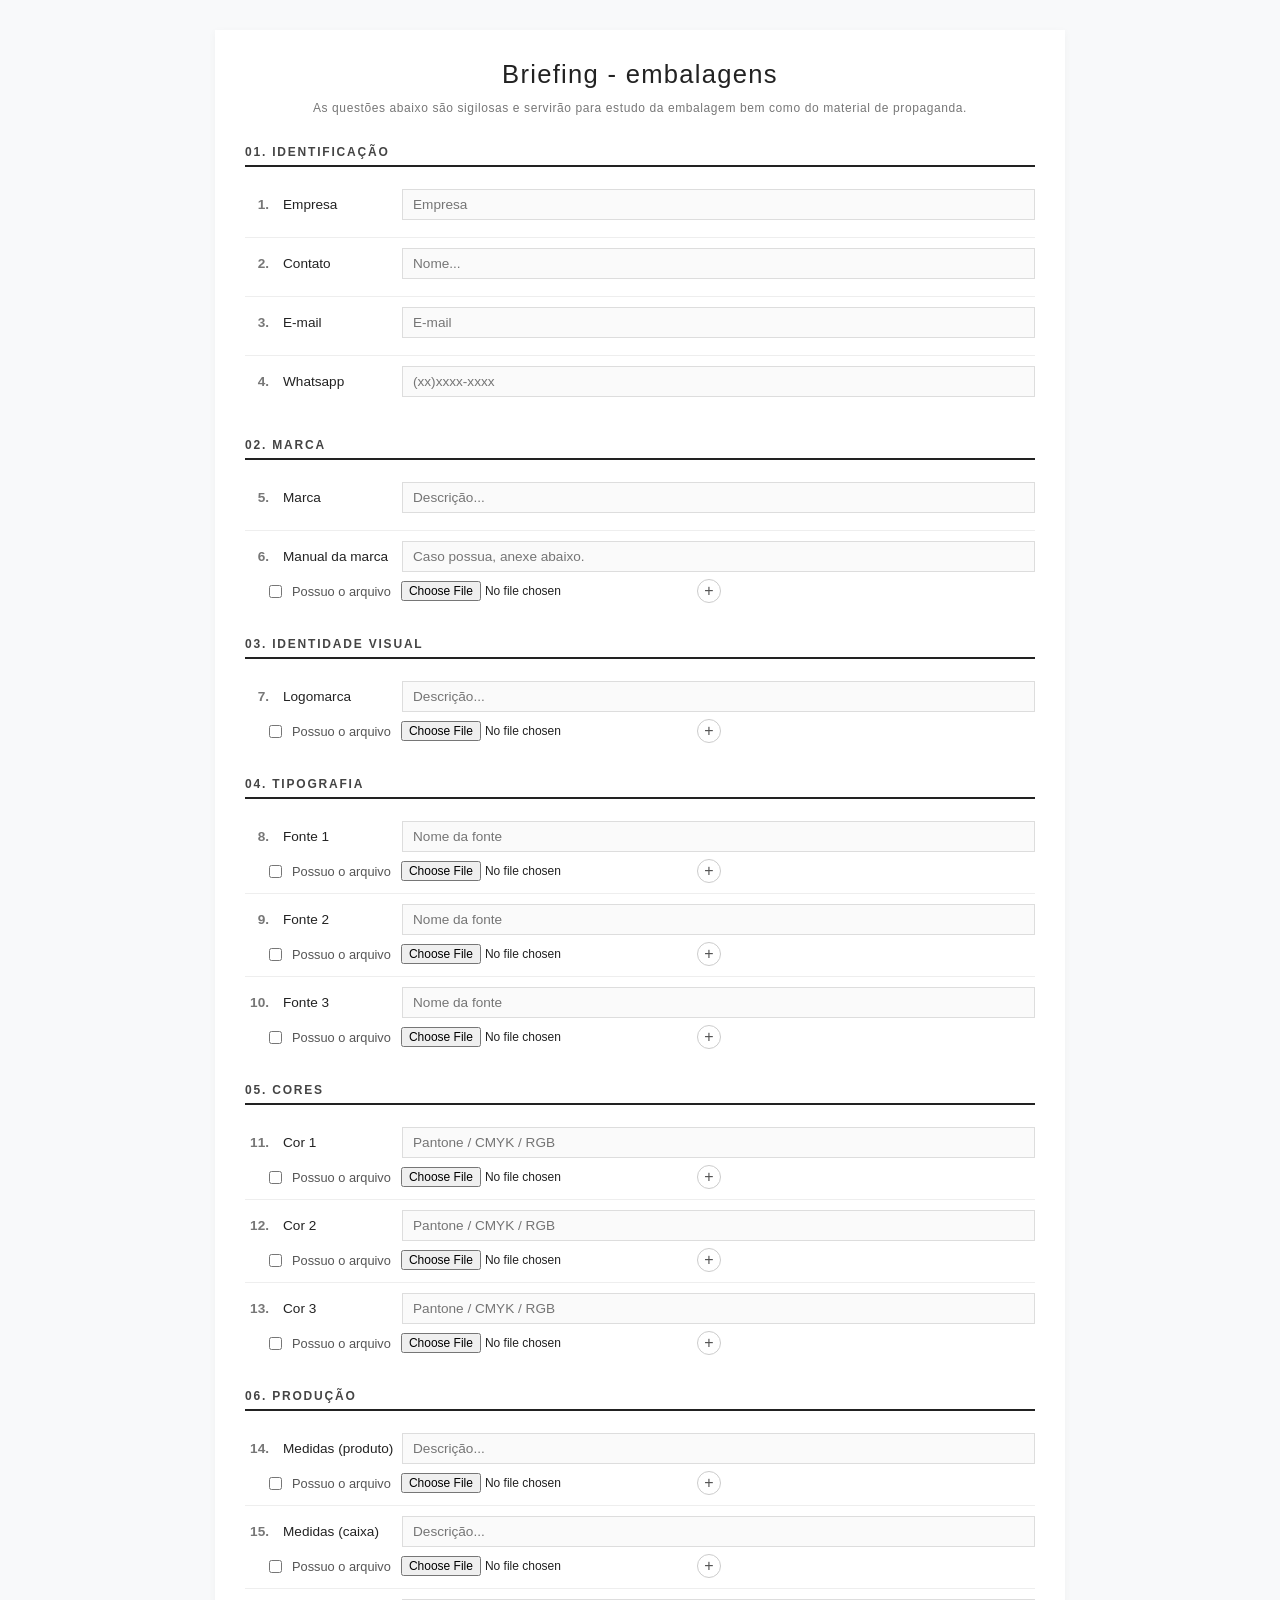
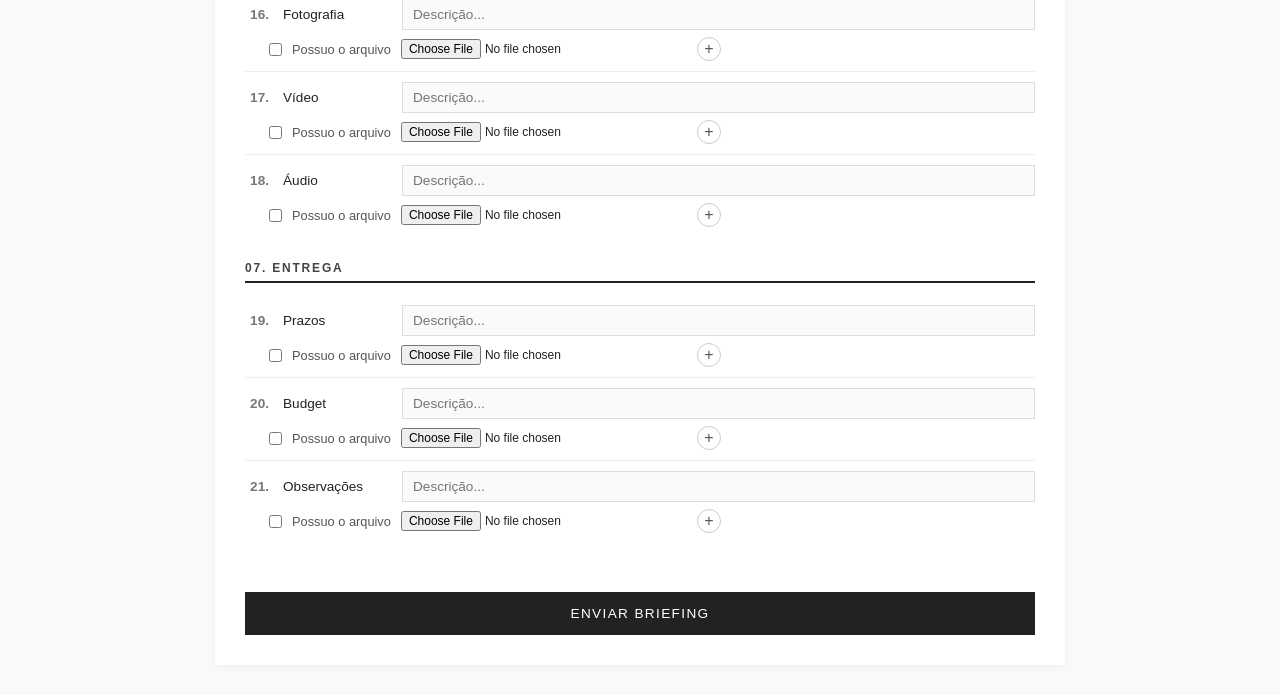
<file: form_alma_embalagens.html>
<!DOCTYPE html>
<html lang="pt-br">
<head>
    <meta charset="UTF-8">
    <meta name="viewport" content="width=device-width, initial-scale=1.0">
    <title>AlmaPPG</title>
    <style>
        * { box-sizing: border-box; }
        body { font-family: 'Fira Sans Condensed', sans-serif; background: #f8f9fa; margin: 0; padding: 30px 20px; color: #222; }
        .container { max-width: 850px; margin: 0 auto; background: #fff; padding: 30px; border-radius: 0px; box-shadow: 0 2px 8px rgba(0,0,0,0.04); }
        
        h1 { text-align: center; font-weight: 300; margin: 0 0 5px;letter-spacing: 0.05em; font-size: 1.6rem; }
        .sub { text-align: center; color: #777; font-size: 0.75rem; margin-bottom: 30px; letter-spacing: 0.05em; }
        
        .section { margin-bottom: 24px; }
        .section-title { font-size: 0.75rem; text-transform: uppercase; letter-spacing: 0.15em; font-weight: 600; margin: 0 0 12px; color: #444; border-bottom: 2px solid #222; padding-bottom: 6px; }
        
        .q-block { padding: 10px 0; border-bottom: 1px solid #eee; }
        .q-block:last-child { border-bottom: none; }
        
        /* Linha 1 */
        .q-top { display: flex; align-items: center; gap: 14px; margin-bottom: 7px; }
        .q-num { width: 24px; font-weight: 600; text-align: right; flex-shrink: 0; color: #777; font-size: 0.85rem; }
        .q-label { width: 105px; font-size: 0.85rem; font-weight: 500; flex-shrink: 0; white-space: nowrap; }
        .q-desc { flex: 1; min-width: 0; padding: 7px 10px; border: 1px solid #ddd; border-radius: 0px; font-size: 0.85rem; transition: border 0.2s, box-shadow 0.2s; background: #fafafa; }
        .q-desc:focus { border-color: #222; outline: none; background: #fff; box-shadow: 0 0 0 2px rgba(0,0,0,0.05); }
        
        /* Linha 2 */
        .q-bottom { display: flex; align-items: center; gap: 10px; padding-left: 20px; flex-wrap: wrap; }
        .q-check { display: flex; align-items: center; gap: 7px; font-size: 0.8rem; cursor: pointer; white-space: nowrap; color: #555; flex-shrink: 0; }
        .q-check input { cursor: pointer; accent-color: #222; }
        
        /* Área de arquivos dinâmica */
        .file-area { display: flex; flex-direction: column; gap: 6px; flex: 1; min-width: 200px; max-width: 320px; }
        .file-row { display: flex; align-items: center; gap: 6px; }
        .q-file { flex: 1; font-size: 0.75rem; min-width: 0; }
        
        .btn-add { width: 24px; height: 24px; border-radius: 50%; border: 1px solid #ccc; background: #fff; color: #555; cursor: pointer; display: flex; align-items: center; justify-content: center; font-size: 1rem; line-height: 1; flex-shrink: 0; transition: all 0.2s; }
        .btn-add:hover { background: #222; color: #fff; border-color: #222; }
        
        .btn-remove { width: 24px; height: 24px; border-radius: 50%; border: 1px solid #ffcccc; background: #fff; color: #d9534f; cursor: pointer; display: flex; align-items: center; justify-content: center; font-size: 0.9rem; line-height: 1; flex-shrink: 0; transition: all 0.2s; }
        .btn-remove:hover { background: #d9534f; color: #fff; border-color: #d9534f; }
        
        .btn { width: 100%; padding: 14px; background: #222; color: #fff; border: none; border-radius: 0px; cursor: pointer; margin-top: 25px; font-size: 0.85rem; text-transform: uppercase; letter-spacing: 0.1em; transition: background 0.2s; }
        .btn:hover { background: #000; }
        .btn:disabled { background: #999; cursor: not-allowed; }

        /* @media (max-width: 700px) {
            .q-top { flex-wrap: wrap; }
            .q-label { width: auto; }
            .q-desc { width: 100%; margin-top: 6px; }
            .q-bottom { padding-left: 0; gap: 12px; }
            .file-area { max-width: 100%; min-width: auto; }
        } */
    </style>
</head>
<body>

<div class="container">
    <h1>Briefing - embalagens</h1>
    <p class="sub">As questões abaixo são sigilosas e servirão para estudo da embalagem bem como do material de propaganda.</p>

    <form id="almaForm" enctype="multipart/form-data">

        <!-- 01. Identificação -->
        <div class="section">
            <h2 class="section-title">01. Identificação</h2>
            <div class="q-block"><div class="q-top"><span class="q-num">1.</span><span class="q-label">Empresa</span><input type="text" class="q-desc" name="q1_desc" placeholder="Empresa"></div></div>
            <div class="q-block"><div class="q-top"><span class="q-num">2.</span><span class="q-label">Contato</span><input type="text" class="q-desc" name="q2_desc" placeholder="Nome..."></div></div>
            <div class="q-block"><div class="q-top"><span class="q-num">3.</span><span class="q-label">E-mail</span><input type="text" class="q-desc" name="q3_desc" placeholder="E-mail"></div></div>
            <div class="q-block"><div class="q-top"><span class="q-num">4.</span><span class="q-label">Whatsapp</span><input type="text" class="q-desc" name="q4_desc" placeholder="(xx)xxxx-xxxx"></div></div>
        </div>

        <!-- 02. Marca -->
        <div class="section">
            <h2 class="section-title">02. Marca</h2>
            
            <div class="q-block"><div class="q-top"><span class="q-num">5.</span><span class="q-label">Marca</span><input type="text" class="q-desc" name="q5_desc" placeholder="Descrição..."></div></div>
            <div class="q-block"><div class="q-top"><span class="q-num">6.</span><span class="q-label">Manual da marca</span><input type="text" class="q-desc" name="q6_desc" placeholder="Caso possua, anexe abaixo."></div><div class="q-bottom"><label class="q-check"><input type="checkbox" name="q6_file_check"> Possuo o arquivo</label><div class="file-area" id="q6_area"><div class="file-row"><input type="file" class="q-file" name="q6_files_0"><button type="button" class="btn-add" onclick="addFile('q6_area')">+</button></div></div></div></div>
            
            
        </div>

        <!-- 03. Identidade Visual -->
        <div class="section">
            <h2 class="section-title">03. Identidade Visual</h2>
            
            <div class="q-block"><div class="q-top"><span class="q-num">7.</span><span class="q-label">Logomarca</span><input type="text" class="q-desc" name="q7_desc" placeholder="Descrição..."></div><div class="q-bottom"><label class="q-check"><input type="checkbox" name="q7_file_check"> Possuo o arquivo</label><div class="file-area" id="q7_area"><div class="file-row"><input type="file" class="q-file" name="q7_files_0"><button type="button" class="btn-add" onclick="addFile('q7_area')">+</button></div></div></div></div>
            
            
        </div>

        <!-- 04. Tipografia -->
        <div class="section">
            <h2 class="section-title">04. Tipografia</h2>
            <div class="q-block"><div class="q-top"><span class="q-num">8.</span><span class="q-label">Fonte 1</span><input type="text" class="q-desc" name="q8_desc" placeholder="Nome da fonte"></div><div class="q-bottom"><label class="q-check"><input type="checkbox" name="q8_file_check"> Possuo o arquivo</label><div class="file-area" id="q8_area"><div class="file-row"><input type="file" class="q-file" name="q8_files_0"><button type="button" class="btn-add" onclick="addFile('q8_area')">+</button></div></div></div></div>
            <div class="q-block"><div class="q-top"><span class="q-num">9.</span><span class="q-label">Fonte 2</span><input type="text" class="q-desc" name="q9_desc" placeholder="Nome da fonte"></div><div class="q-bottom"><label class="q-check"><input type="checkbox" name="q9_file_check"> Possuo o arquivo</label><div class="file-area" id="q9_area"><div class="file-row"><input type="file" class="q-file" name="q9_files_0"><button type="button" class="btn-add" onclick="addFile('q9_area')">+</button></div></div></div></div>
            <div class="q-block"><div class="q-top"><span class="q-num">10.</span><span class="q-label">Fonte 3</span><input type="text" class="q-desc" name="q10_desc" placeholder="Nome da fonte"></div><div class="q-bottom"><label class="q-check"><input type="checkbox" name="q10_file_check"> Possuo o arquivo</label><div class="file-area" id="q10_area"><div class="file-row"><input type="file" class="q-file" name="q10_files_0"><button type="button" class="btn-add" onclick="addFile('q10_area')">+</button></div></div></div></div>
            
        </div>

        <!-- 05. Cores -->
        <div class="section">
            <h2 class="section-title">05. Cores</h2>
            <div class="q-block"><div class="q-top"><span class="q-num">11.</span><span class="q-label">Cor 1</span><input type="text" class="q-desc" name="q11_desc" placeholder="Pantone / CMYK / RGB"></div><div class="q-bottom"><label class="q-check"><input type="checkbox" name="q11_file_check"> Possuo o arquivo</label><div class="file-area" id="q11_area"><div class="file-row"><input type="file" class="q-file" name="q11_files_0"><button type="button" class="btn-add" onclick="addFile('q11_area')">+</button></div></div></div></div>
            <div class="q-block"><div class="q-top"><span class="q-num">12.</span><span class="q-label">Cor 2</span><input type="text" class="q-desc" name="q12_desc" placeholder="Pantone / CMYK / RGB"></div><div class="q-bottom"><label class="q-check"><input type="checkbox" name="q12_file_check"> Possuo o arquivo</label><div class="file-area" id="q12_area"><div class="file-row"><input type="file" class="q-file" name="q12_files_0"><button type="button" class="btn-add" onclick="addFile('q12_area')">+</button></div></div></div></div>
            <div class="q-block"><div class="q-top"><span class="q-num">13.</span><span class="q-label">Cor 3</span><input type="text" class="q-desc" name="q13_desc" placeholder="Pantone / CMYK / RGB"></div><div class="q-bottom"><label class="q-check"><input type="checkbox" name="q13_file_check"> Possuo o arquivo</label><div class="file-area" id="q13_area"><div class="file-row"><input type="file" class="q-file" name="q13_files_0"><button type="button" class="btn-add" onclick="addFile('q13_area')">+</button></div></div></div></div>
            
        </div>

        <!-- 06. Produção -->
        <div class="section">
            <h2 class="section-title">06. Produção</h2>
            <div class="q-block"><div class="q-top"><span class="q-num">14.</span><span class="q-label">Medidas (produto)</span><input type="text" class="q-desc" name="q14_desc" placeholder="Descrição..."></div><div class="q-bottom"><label class="q-check"><input type="checkbox" name="q14_file_check"> Possuo o arquivo</label><div class="file-area" id="q14_area"><div class="file-row"><input type="file" class="q-file" name="q14_files_0"><button type="button" class="btn-add" onclick="addFile('q14_area')">+</button></div></div></div></div>
            <div class="q-block"><div class="q-top"><span class="q-num">15.</span><span class="q-label">Medidas (caixa)</span><input type="text" class="q-desc" name="q15_desc" placeholder="Descrição..."></div><div class="q-bottom"><label class="q-check"><input type="checkbox" name="q15_file_check"> Possuo o arquivo</label><div class="file-area" id="q15_area"><div class="file-row"><input type="file" class="q-file" name="q15_files_0"><button type="button" class="btn-add" onclick="addFile('q15_area')">+</button></div></div></div></div>
            <div class="q-block"><div class="q-top"><span class="q-num">16.</span><span class="q-label">Fotografia</span><input type="text" class="q-desc" name="q16_desc" placeholder="Descrição..."></div><div class="q-bottom"><label class="q-check"><input type="checkbox" name="q16_file_check"> Possuo o arquivo</label><div class="file-area" id="q16_area"><div class="file-row"><input type="file" class="q-file" name="q16_files_0"><button type="button" class="btn-add" onclick="addFile('q16_area')">+</button></div></div></div></div>
            <div class="q-block"><div class="q-top"><span class="q-num">17.</span><span class="q-label">Vídeo</span><input type="text" class="q-desc" name="q17_desc" placeholder="Descrição..."></div><div class="q-bottom"><label class="q-check"><input type="checkbox" name="q17_file_check"> Possuo o arquivo</label><div class="file-area" id="q17_area"><div class="file-row"><input type="file" class="q-file" name="q17_files_0"><button type="button" class="btn-add" onclick="addFile('q17_area')">+</button></div></div></div></div>
            <div class="q-block"><div class="q-top"><span class="q-num">18.</span><span class="q-label">Áudio</span><input type="text" class="q-desc" name="q18_desc" placeholder="Descrição..."></div><div class="q-bottom"><label class="q-check"><input type="checkbox" name="q18_file_check"> Possuo o arquivo</label><div class="file-area" id="q18_area"><div class="file-row"><input type="file" class="q-file" name="q18_files_0"><button type="button" class="btn-add" onclick="addFile('q18_area')">+</button></div></div></div></div>
        </div>

        <!-- 07. Entrega -->
        <div class="section">
            <h2 class="section-title">07. Entrega</h2>
            <div class="q-block"><div class="q-top"><span class="q-num">19.</span><span class="q-label">Prazos</span><input type="text" class="q-desc" name="q19_desc" placeholder="Descrição..."></div><div class="q-bottom"><label class="q-check"><input type="checkbox" name="q19_file_check"> Possuo o arquivo</label><div class="file-area" id="q19_area"><div class="file-row"><input type="file" class="q-file" name="q19_files_0"><button type="button" class="btn-add" onclick="addFile('q19_area')">+</button></div></div></div></div>
            <div class="q-block"><div class="q-top"><span class="q-num">20.</span><span class="q-label">Budget</span><input type="text" class="q-desc" name="q20_desc" placeholder="Descrição..."></div><div class="q-bottom"><label class="q-check"><input type="checkbox" name="q20_file_check"> Possuo o arquivo</label><div class="file-area" id="q20_area"><div class="file-row"><input type="file" class="q-file" name="q20_files_0"><button type="button" class="btn-add" onclick="addFile('q20_area')">+</button></div></div></div></div>
            <div class="q-block"><div class="q-top"><span class="q-num">21.</span><span class="q-label">Observações</span><input type="text" class="q-desc" name="q21_desc" placeholder="Descrição..."></div><div class="q-bottom"><label class="q-check"><input type="checkbox" name="q21_file_check"> Possuo o arquivo</label><div class="file-area" id="q21_area"><div class="file-row"><input type="file" class="q-file" name="q21_files_0"><button type="button" class="btn-add" onclick="addFile('q21_area')">+</button></div></div></div></div>
        </div>

        <button type="submit" class="btn">Enviar Briefing</button>
    </form>
</div>

<script>
    // Adicionar nova linha de arquivo
    function addFile(areaId) {
        const area = document.getElementById(areaId);
        const rows = area.querySelectorAll('.file-row');
        const idx = rows.length;
        const qPrefix = areaId.replace('_area', '');
        
        const row = document.createElement('div');
        row.className = 'file-row';
        row.innerHTML = `
            <input type="file" class="q-file" name="${qPrefix}_files_${idx}">
            <button type="button" class="btn-remove" onclick="this.parentElement.remove()">×</button>
        `;
        area.appendChild(row);
    }

    // Envio para Google Apps Script
    document.getElementById('almaForm').addEventListener('submit', async function(e) {
        e.preventDefault();
        const btn = document.querySelector('.btn');
        btn.textContent = 'Enviando...';
        btn.disabled = true;

        const formData = new FormData(this);
        const dados = {};
        for (let [k, v] of formData.entries()) dados[k] = v;

        // Agrupar arquivos por questão
        const fileInputs = this.querySelectorAll('input[type="file"]');
        const filesByQuestion = {};
        
        for (let input of fileInputs) {
            if (input.files.length > 0) {
                const qPrefix = input.name.match(/^(q\d+)_files/)?.[1];
                if (!qPrefix) continue;
                if (!filesByQuestion[qPrefix]) filesByQuestion[qPrefix] = [];

                for (let f of input.files) {
                    const base64 = await new Promise(resolve => {
                        const r = new FileReader();
                        r.onload = () => resolve(r.result.split(',')[1]);
                        r.readAsDataURL(f);
                    });
                    filesByQuestion[qPrefix].push({ name: f.name,  base64 });
                }
            }
        }
        dados.files = filesByQuestion;

        try {
            // ⚠️ SUBSTITUA PELA SUA URL DO GOOGLE APPS SCRIPT
            const URL_GAS = 'https://script.google.com/macros/s/SEU_ID_AQUI/exec';
            await fetch(URL_GAS, { method: 'POST', body: JSON.stringify(dados) });
            alert('✅ Briefing enviado com sucesso!');
            this.reset();
            // Limpar áreas de arquivo extras
            document.querySelectorAll('.file-area').forEach(area => {
                const rows = area.querySelectorAll('.file-row');
                for (let i = 1; i < rows.length; i++) rows[i].remove();
            });
        } catch (err) {
            alert('❌ Erro ao enviar. Verifique o console.');
            console.error(err);
        } finally {
            btn.textContent = 'Enviar Briefing';
            btn.disabled = false;
        }
    });
</script>

</body>
</html>
</file>
